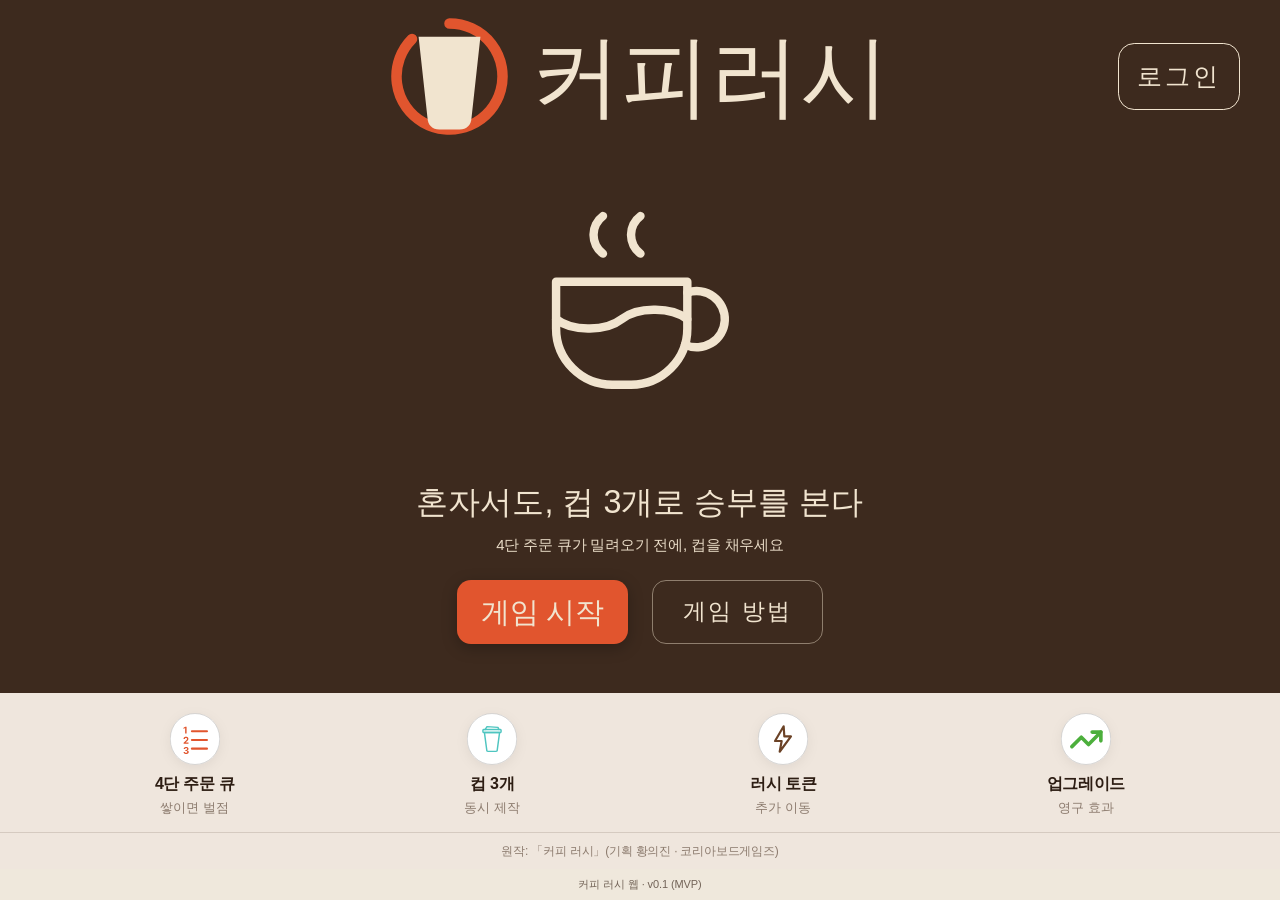
<file: page/main.html>
<!DOCTYPE html>
<html lang="ko">
<head>
    <meta charset="UTF-8">
    <meta name="viewport" content="width=device-width, initial-scale=1.0">
    <title>coffee rush</title>
    <link rel="stylesheet" href="../css/reset.css">
    <link rel="stylesheet" href="../css/main.css">
</head>
<body>
    <!-- 상단 헤더 -->
    <header>
        <div class="logo-wrap">
            <img class="logo" src="../logo/logo_main .svg" alt="logo">
            <h1>커피러시</h1>
        </div>
        
            <button type="button" class="log" id="loginTrigger">로그인</button>
           <!-- <div class="log">로그인</div> -->
        
        
    </header>

    <!-- 중앙 히어로 메인 섹션 -->
    <main class="main-content">
        <img class="cup" src="../logo/커피 아이콘.svg" alt="cup">

        <h2 class="main-title">혼자서도, 컵 3개로 승부를 본다</h2>
        <p class="sub-title">4단 주문 큐가 밀려오기 전에, 컵을 채우세요</p>

        <div class="btn-group">
            <button type="submit" class="btn-start">게임 시작</button>
            <button type="button" class="btn-rule" id="ruleTrigger">게임 방법</button>
        </div>
    </main>

    <!-- 하단 4대 메커니즘 & 원작 표기 영역 -->
    <section class="mechanism-section">
        <div class="features">
            <div class="feature-item">
                <img src="../logo/mechanism_1.svg" alt="4단 주문 큐">
                <h3>4단 주문 큐</h3>
                <p>쌓이면 벌점</p>
            </div>
            <div class="feature-item">
                <img src="../logo/mechanism_2.svg" alt="컵 3개">
                <h3>컵 3개</h3>
                <p>동시 제작</p>
            </div>
            <div class="feature-item">
                <img src="../logo/mechanism_3.svg" alt="러시 토큰">
                <h3>러시 토큰</h3>
                <p>추가 이동</p>
            </div>
            <div class="feature-item">
                <img src="../logo/mechanism_4.svg" alt="업그레이드">
                <h3>업그레이드</h3>
                <p>영구 효과</p>
            </div>
        </div>

        <div class="original-wrap">
            <p class="original-text">원작: 「커피 러시」(기획 황의진 · 코리아보드게임즈)</p>
        </div>
    </section>

    <!-- 맨 하단 커피러시 웹 정보 영역 (#EFE8DC) -->
    <footer class="bottom-footer">
        <p class="web-info">커피 러시 웹 · v0.1 (MVP)</p>
    </footer>

    <!-- 로그인 모달 -->
    <div class="login-modal-overlay" id="loginModal">
        <div class="login-modal-card">
            <img class="modal-logo" src="../logo/logo_main .svg" alt="커피 러시">
            <p class="modal-brand">커피 러시</p>
            <h2 class="modal-title">게임을 시작해 볼까요?</h2>
            <p class="modal-sub">구글 계정으로 간편하게 시작하세요</p>
            <button type="button" class="modal-btn-img-wrap" id="googleLoginBtn">
                <img class="modal-btn-img" src="../logo/Google.svg" alt="Google로 계속하기">
            </button>
            <div class="modal-divider"><span class="line"></span><span>또는</span><span class="line"></span></div>
            <button type="button" class="modal-btn-img-wrap" id="guestLoginBtn">
                <img class="modal-btn-img" src="../logo/게스트 체험 버튼.svg" alt="게스트로 체험하기">
            </button>
            <p class="modal-caption">게스트는 진행 상황 저장 없이 제한된 체험판으로 이용됩니다</p>
        </div>
    </div>

    <!-- 게임 방법 모달 -->
    <div class="rule-modal-overlay" id="ruleModal">
        <div class="rule-modal-card" role="dialog" aria-modal="true" aria-labelledby="ruleModalTitle">
            <!-- 상단: 로고 + 제목 + 페이지 번호 + 닫기 -->
            <div class="rule-top">
                <img class="rule-top-logo" src="../logo/logo_main .svg" alt="">
                <span class="rule-top-title" id="ruleModalTitle">게임 방법</span>
                <span class="rule-page-num" id="rulePageNum">1 / 5</span>
                <button type="button" class="rule-close" id="ruleClose" aria-label="닫기">✕</button>
            </div>

            <div class="rule-body">
                <!-- 1. 목표 -->
                <section class="rule-page">
                    <span class="rule-eyebrow">GOAL</span>
                    <h2 class="rule-title">주문은 많이 처리하고,<br>밀린 주문은 최소로!</h2>
                    <p class="rule-lead">재료판을 돌며 재료를 모아 컵 3개에 담고, 주문 카드와 똑같은 음료를 만들어 처리하세요. 게임이 끝났을 때 평점이 더 높은 바리스타가 이겨요.</p>
                    <div class="rule-scores">
                        <div class="rule-score"><span class="rule-pt plus">+1</span><b>처리한 주문</b><small>카드 1장당</small></div>
                        <div class="rule-score"><span class="rule-pt plus">+2</span><b>업그레이드</b><small>활성화 1개당</small></div>
                        <div class="rule-score"><span class="rule-pt minus">−1</span><b>벌점 카드</b><small>밀린 주문 1장당</small></div>
                    </div>
                    <span class="rule-badge">2인 규칙 · 나 vs AI 바리스타</span>
                </section>

                <!-- 2. 내 차례 -->
                <section class="rule-page" hidden>
                    <span class="rule-eyebrow">MY TURN</span>
                    <h2 class="rule-title">내 차례에는 이렇게 해요</h2>
                    <p class="rule-lead">나와 AI가 한 차례씩 번갈아 진행해요.</p>
                    <div class="rule-steps">
                        <div class="rule-step">
                            <div class="rule-ill">
                                <div class="rule-grid" aria-hidden="true">
                                    <i></i><i class="path"></i><i class="me"></i><i></i>
                                    <i></i><i class="path"></i><i></i><i></i>
                                    <i></i><i class="start"></i><i></i><i></i>
                                </div>
                            </div>
                            <span class="rule-step-no">STEP 1</span>
                            <b>이동 · 재료 획득</b>
                            <p>내 말 1개를 상하좌우 3칸. 1칸마다 그 칸의 재료 1개!</p>
                        </div>
                        <span class="rule-arrow" aria-hidden="true">›</span>
                        <div class="rule-step">
                            <div class="rule-ill">
                                <div class="rule-cup"><b class="espresso"></b><b class="milk"></b></div>
                                <div class="rule-cup"><b class="choco"></b></div>
                                <div class="rule-cup"></div>
                            </div>
                            <span class="rule-step-no">STEP 2</span>
                            <b>컵에 담기</b>
                            <p>재료를 컵 3개에 나눠 담아요. 남은 재료는 반납.</p>
                        </div>
                        <span class="rule-arrow" aria-hidden="true">›</span>
                        <div class="rule-step">
                            <div class="rule-ill">
                                <div class="rule-cup"><b class="espresso"></b><b class="milk"></b><b class="ice"></b></div>
                                <span class="rule-check">✓</span>
                                <span class="rule-give">AI +1</span>
                            </div>
                            <span class="rule-step-no">STEP 3</span>
                            <b>주문 처리</b>
                            <p>컵이 주문과 같으면 처리! 처리한 수만큼 AI에게 주문 추가.</p>
                        </div>
                    </div>
                    <p class="rule-tip"><b>TIP</b>&nbsp; 차례 시작 때 처리한 주문 3장으로 업그레이드를 켤 수 있어요 (4페이지)</p>
                </section>

                <!-- 3. 주문 큐 -->
                <section class="rule-page" hidden>
                    <span class="rule-eyebrow">ORDER QUEUE</span>
                    <h2 class="rule-title">주문은 매 차례 한 단씩 밀려와요</h2>
                    <div class="rule-queue">
                        <div class="rule-slot"><span class="rule-slot-label">1단 · NEW</span>
                            <div class="rule-order"><div class="rule-cup"><b class="espresso"></b><b class="water"></b></div>아메리카노</div>
                            <div class="rule-order special"><div class="rule-cup"><b class="espresso"></b><b class="milk"></b><b class="caramel"></b></div>마키아토</div>
                        </div>
                        <div class="rule-slot"><span class="rule-slot-label">2단</span>
                            <div class="rule-order"><div class="rule-cup"><b class="choco"></b><b class="milk"></b><b class="ice"></b></div>아이스 초코</div>
                        </div>
                        <div class="rule-slot"><span class="rule-slot-label">3단</span></div>
                        <div class="rule-slot warn"><span class="rule-slot-label">4단 ⚠</span>
                            <div class="rule-order"><div class="rule-cup"><b class="espresso"></b><b class="milk"></b><b class="ice"></b></div>아이스 라떼</div>
                        </div>
                        <div class="rule-penalty"><span class="rule-penalty-pt">−1</span><b>벌점</b><small>러시 토큰<br>+1</small></div>
                    </div>
                    <div class="rule-queue-flow"><span>내 차례 끝</span><i></i><span class="accent">한 단씩 →</span></div>
                    <ul class="rule-list two-col">
                        <li>4단에 있던 주문은 차례가 끝날 때 벌점 카드가 돼요</li>
                        <li>내 차례가 끝날 때마다 1단에 새 주문 1장</li>
                        <li>노란 리본 = 스페셜 메뉴, 처리하면 러시 토큰 +1</li>
                        <li>내가 처리한 수만큼 AI의 1단에도 주문 추가</li>
                    </ul>
                </section>

                <!-- 4. 러시 토큰 · 업그레이드 -->
                <section class="rule-page" hidden>
                    <span class="rule-eyebrow">BOOST</span>
                    <h2 class="rule-title">급할 땐 러시, 길게 보면 업그레이드</h2>
                    <div class="rule-two">
                        <div class="rule-box">
                            <div class="rule-box-head"><img src="../logo/mechanism_3.svg" alt=""><div><h3>러시 토큰</h3><span>추가 이동</span></div></div>
                            <dl>
                                <dt>사용</dt><dd>1개당 1칸 더 이동해요.<br>한 번에 여러 개도 OK.</dd>
                                <dt>획득</dt><dd>스페셜 메뉴를 처리하거나,<br>벌점을 받을 때 받은 장수만큼.</dd>
                            </dl>
                        </div>
                        <div class="rule-box">
                            <div class="rule-box-head"><img src="../logo/mechanism_4.svg" alt=""><div><h3>업그레이드</h3><span>영구 효과 · +2점</span></div></div>
                            <dl>
                                <dt>조건</dt><dd>차례 시작 때 처리한 주문 3장을 버리고 타일 1개를 뒤집어요.</dd>
                                <dt>효과</dt><dd><div class="rule-upgrades"><span>대각선 이동</span><span>게임 말 ×2</span><span>꼭짓점 ×2</span><span>스페셜 재료 ×2</span></div></dd>
                            </dl>
                        </div>
                    </div>
                </section>

                <!-- 5. 게임 종료 -->
                <section class="rule-page" hidden>
                    <span class="rule-eyebrow">GAME END</span>
                    <h2 class="rule-title">가게 문을 닫을 시간!</h2>
                    <div class="rule-two">
                        <div class="rule-box"><h4>이럴 때 끝나요</h4>
                            <ul class="rule-list">
                                <li>누군가 벌점 카드 5장 이상</li>
                                <li>주문 카드 더미가 부족할 때</li>
                                <li>이번 라운드를 마저 끝내고 종료</li>
                            </ul>
                        </div>
                        <div class="rule-box"><h4>동점이라면?</h4>
                            <ul class="rule-list">
                                <li>처리한 주문이 많은 쪽 승리</li>
                                <li>그래도 같으면 러시 토큰이 많은 쪽</li>
                                <li>그래도 같으면 공동 승리</li>
                            </ul>
                        </div>
                    </div>
                    <p class="rule-formula">평점 = 처리 주문 <b class="g">×1</b> + 업그레이드 <b class="g">×2</b> − 벌점 <b class="r">×1</b></p>
                </section>
            </div>

            <!-- 하단: 진행 점 + 이전/다음 -->
            <div class="rule-foot">
                <div class="rule-dots" id="ruleDots">
                    <button type="button" class="active" aria-label="1페이지"></button>
                    <button type="button" aria-label="2페이지"></button>
                    <button type="button" aria-label="3페이지"></button>
                    <button type="button" aria-label="4페이지"></button>
                    <button type="button" aria-label="5페이지"></button>
                </div>
                <span class="rule-hint">휠을 굴려보세요.</span>
                <div class="rule-nav">
                    <button type="button" class="rule-btn ghost" id="rulePrev">이전</button>
                    <button type="button" class="rule-btn primary" id="ruleNext">다음</button>
                </div>
            </div>
        </div>
    </div>

    <script src="../js/main.js"></script>
</body>
</html>
</file>
<file: css/main.css>
:root 
{--font: -apple-system, BlinkMacSystemFont, 'Malgun Gothic', 'Apple SD Gothic Neo', 'Noto Sans KR', sans-serif;   /* 기본(시스템) 글꼴: 윈도우는 맑은 고딕, 맥은 애플 SD 고딕 */
 --main: #3D2A1E;
--base: #F1E4CF;
--btn-orange: #E1552E;
    
/* 하단 메커니즘 & 원작 영역 배경색 */
--mechanism-bg: #EFE6DD;

/* 맨 하단 커피러시 웹 MVP 영역 배경색 */
--web-footer-bg: #EFE8DC;
--dark-text: #2D1D13;
--sub-text: #8C7B6E;
--footer-text: #736458;
--divider: rgba(61, 42, 30, 0.15);}

body 
{width: 100%;
 min-height: 100vh;
 display: flex;
 flex-direction: column;
 background-color: var(--main);
 font-family: var(--font);
 color: var(--base);
 margin: 0;
 padding: 0;}

/* ===== 상단 헤더 ===== */
header 
{width: 100%; height: 240px;
 background: var(--main);
 color: var(--base);
 display: flex;
 justify-content: center;
 align-items: center;
 position: relative;
 box-sizing: border-box;}

.logo-wrap
{display: flex;
 justify-content: center;
 align-items: center;
 gap: 36px;
 height: 100%;}



h1 
{font-family: 'Grandiflora One', serif;
 font-size: 142px;
 text-align: center;
 font-weight: 400;
 color: var(--base);
 line-height: 1;
 letter-spacing: -0.5px;}



/* 로그인 텍스트: border 안 상하좌우 완벽한 가운데 정렬 */
/* 로그인하면 .on → 닉네임 길이에 맞춰 너비가 바뀜 (main.js) */
.log 
{width: 168px; height: 90px;
 align-items: center;
 text-align: center;
 padding: 0 22px;
 font-size: 30px;
 font-family: var(--font);
 letter-spacing: 3px;
 white-space: nowrap;
 color: var(--base);
 border: var(--base) solid 1.5px;
 border-radius: 20px;
 cursor: pointer;
 line-height: 1;
 background-color: transparent;
 user-select: none;
 transition: all 0.2s ease;
 position: absolute;
 right: 40px;}

.log.on
{width: auto;
 letter-spacing: 1px;}


button:hover 
{background-color: rgba(241, 228, 207, 0.12);}

/* =====중앙 메인 히어로 섹션: width 100%===== */
.main-content 
{width: 100%;
 flex: 1;
 display: flex;
 flex-direction: column;
 align-items: center;
 justify-content: center;
 padding: 40px 20px 60px;
 text-align: center;
 box-sizing: border-box;}

/* 커피 아이콘: SVG 원본 사이즈(374x374), padding 없음 */
.cup 
{width: 374px;
 height: 374px;
 padding: 0;
 margin: 0 auto 30px;
 object-fit: contain;}

.main-title 
{font-family: var(--font);
 font-size: 34px;
 font-weight: 500;   /* 굵게 하면 뚱뚱해 보여서 보통 두께 */
 color: var(--base);
 letter-spacing: 0;
 margin-bottom: 12px;}

.sub-title 
{font-family: var(--font);
 font-size: 15px;
 font-weight: 400;
 color: var(--base);
 opacity: 0.95;
 margin-bottom: 40px;
 letter-spacing: -0.2px;}

.btn-group 
{display: flex;
 gap: 24px;
 justify-content: center;
 align-items: center;}

.btn-start, .btn-rule 
{width: 195px;
 height: 72px;
 border-radius: 14px;
 cursor: pointer;
 display: inline-flex;
 align-items: center;
 justify-content: center;
 transition: all 0.25s ease;
 line-height: 1;
 user-select: none;
 box-sizing: border-box;}

/* 게임 시작: 커피러시 로고 글꼴 */
.btn-start 
{font-family: 'Grandiflora One', serif;
 font-size: 32px;
 font-weight: 400;
 background-color: var(--btn-orange);
 color: var(--base);
 border: none;
 box-shadow: 0 4px 15px rgba(0, 0, 0, 0.25);}

.btn-start:hover 
{background-color: #cb4720;
 transform: translateY(-2px);
 box-shadow: 0 6px 20px rgba(0, 0, 0, 0.35);}

/* 게임 방법: 기본 글꼴 */
.btn-rule 
{font-family: var(--font);
 font-size: 26px;
 font-weight: 500;
 letter-spacing: 2px;
 background-color: transparent;
 color: var(--base);
 border: 1.5px solid rgba(241, 228, 207, 0.45);}

.btn-rule:hover 
{background-color: rgba(241, 228, 207, 0.1);
 border-color: var(--base);
 transform: translateY(-2px);}

/* 튜토리얼 아래 작은 글씨: 규칙 자세히 보기 (게임 방법 모달) */
.rule-link
{margin-top: 14px;
 padding: 0;
 border: none;
 background: none;
 color: var(--base);
 opacity: 0.7;
 font-family: var(--font);
 font-size: 15px;
 text-decoration: underline;
 text-underline-offset: 3px;
 cursor: pointer;}

.rule-link:hover
{opacity: 1;
 background: none;}

/* =====하단 메커니즘 & 원작 영역: width 100%===== */
.mechanism-section 
{width: 100%;
 background-color: var(--mechanism-bg);
 padding: 70px 0 0;
 margin-top: auto;
 display: flex;
 flex-direction: column;
 align-items: center;
 box-sizing: border-box;}

/* 4대 메커니즘 카드: 100% 화면에서 시원하게 퍼지도록 배치 */
.features {
    width: 100%;
    max-width: 1400px;
    padding: 0 40px;
    display: flex;
    justify-content: space-around;
    align-items: flex-start;
    margin-bottom: 55px;
    box-sizing: border-box;}

.feature-item 
{display: flex;
 flex-direction: column;
 align-items: center;
 text-align: center;
 cursor: default;}

/* 메커니즘 아이콘: 원본 사이즈(69x71), padding 없음 */
.feature-item img 
{width: 69px;
 height: 71px;
 padding: 0;
 margin: 0 0 16px 0;
 filter: drop-shadow(0 3px 6px rgba(0, 0, 0, 0.06));}

.feature-item h3 
{font-family: var(--font);
 font-size: 16px;
 font-weight: 700;
 color: var(--dark-text);
 margin-bottom: 6px;
 letter-spacing: -0.3px;}

.feature-item p 
{font-family: var(--font);
 font-size: 13px;
 color: var(--sub-text);
 font-weight: 400;}

/* 중간 구분선: width 100% 전체로 확장 */
.original-wrap 
{width: 100%;
 border-top: 1px solid var(--divider);
 padding: 18px 20px;
 text-align: center;
 box-sizing: border-box;}

.original-text 
{font-family: var(--font);
 font-size: 12px;
 color: var(--sub-text);
 letter-spacing: -0.2px;}

/* =====맨 하단 커피러시 웹 MVP 영역: width 100%, #EFE8DC
   ===== */
.bottom-footer 
{width: 100%;
 background-color: var(--web-footer-bg);
 padding: 16px 20px;
 text-align: center;
 box-sizing: border-box;}

.bottom-footer .web-info 
{font-family: var(--font);
 font-size: 11px;
 color: var(--footer-text);
 letter-spacing: -0.1px;
 margin: 0;}

/* =====반응형 미디어 쿼리 (화면 축소 대응)===== */
@media (max-width: 1024px) {
    .features {
        padding: 0 20px;
    }
}

@media (max-width: 768px) {
    header {
        height: auto;
        padding: 20px 20px 10px;
        flex-direction: column;
        gap: 15px;
    }
    .logo-wrap {
        gap: 12px;
    }
    h1 {
        font-size: 38px;
    }
    .log {
        font-size: 16px;
        height: 38px;
        padding: 0 16px;
    }
    .logo {
        width: 220px;
        height: 220px;
        margin-bottom: 20px;
    }
    .main-title {
        font-size: 24px;
    }
    .sub-title {
        font-size: 14px;
        margin-bottom: 30px;
    }
    .btn-group {
        flex-direction: column;
        gap: 14px;
        width: 100%;
    }
    .btn-start,
    .btn-rule {
        width: 80%;
        max-width: 280px;
        height: 58px;
        font-size: 24px;
    }
    .features {
        flex-wrap: wrap;
        gap: 30px;
        justify-content: center;
    }
    .feature-item {
        width: 40%;
    }
}

/* =====로그인 모달===== */
.login-modal-overlay
{display: none;
 position: fixed;
 inset: 0;
 background: rgba(0, 0, 0, 0.5);
 align-items: center;
 justify-content: center;
 z-index: 1000;
 padding: 27px;
 box-sizing: border-box;}

.login-modal-overlay.active
{display: flex;}

.login-modal-card
{width: 508px;
 max-width: 100%;
 background: #FFFFFF;
 border-radius: 32.5px;
 padding: 48.5px 35px 38px;
 box-shadow: 0 27px 67.5px rgba(0, 0, 0, 0.25);
 text-align: center;
 box-sizing: border-box;}

.modal-logo
{width: 97px;
 height: 97px;
 margin: 0 auto 19px;
 display: block;}

.modal-brand
{font-family: var(--font);
 font-size: 19px;
 font-weight: 700;
 color: var(--main);
 letter-spacing: 1px;
 margin: 0 0 13.5px;}

.modal-title
{font-family: var(--font);
 font-size: 28.5px;
 font-weight: 800;
 color: var(--dark-text);
 margin: 0 0 11px;
 letter-spacing: -0.3px;}

.modal-sub
{font-family: var(--font);
 font-size: 17.5px;
 color: var(--sub-text);
 margin: 0 0 32.5px;}

.modal-btn-img-wrap
{display: block;
 width: 100%;
 padding: 0;
 border: none;
 background: none;
 cursor: pointer;
 line-height: 0;
 border-radius: 19px;
 transition: transform 0.2s ease, box-shadow 0.2s ease;}

.modal-btn-img-wrap:hover
{transform: translateY(-2px);
 background: none;
 box-shadow: 0 5.5px 13.5px rgba(61, 42, 30, 0.15);}

/* 호버 그림자가 SVG 버튼의 둥근 모서리를 따라가도록 radius 맞춤
   (SVG rx x 렌더 배율: Google 13x438/271=21, 게스트 12x438/276=19) */
#googleLoginBtn { border-radius: 21px; }
#guestLoginBtn  { border-radius: 19px; }

.modal-btn-img
{width: 100%;
 height: auto;
 display: block;}

/* "로그인 중…": 평소엔 숨김 → 로그인하는 동안(<body class="logging">) 보임 · 구글 버튼은 흐리게 (main.js) */
.g-wait
{display: none;
 margin: 10px 0 0;
 font-family: var(--font);
 font-size: 15px;
 color: var(--sub-text);
 text-align: center;}

.logging .g-wait
{display: block;}

.logging #googleLoginBtn
{opacity: 0.5;
 pointer-events: none;}

.modal-divider
{display: flex;
 align-items: center;
 gap: 16px;
 margin: 19px 0;}

.modal-divider .line
{flex: 1;
 height: 1px;
 background: var(--divider);}

.modal-divider span:not(.line)
{font-family: var(--font);
 font-size: 16px;
 color: var(--sub-text);}

.modal-caption
{font-family: var(--font);
 font-size: 15px;
 color: var(--sub-text);
 margin: 21.5px 0 0;
 line-height: 1.5;}

/* =====게임 방법 모달===== */
.rule-modal-overlay
{display: none;
 position: fixed;
 inset: 0;
 background: rgba(0, 0, 0, 0.5);
 align-items: center;
 justify-content: center;
 z-index: 1000;
 padding: 25px;
 box-sizing: border-box;}

.rule-modal-overlay.active
{display: flex;}

.rule-modal-card
{width: 750px;
 max-width: 100%;
 height: 720px;   /* 2·3페이지가 스크롤 없이 들어가도록 700 → 720 */
 max-height: calc(100vh - 50px);
 background: #FFFFFF;
 border-radius: 30px;
 box-shadow: 0 25px 62.5px rgba(0, 0, 0, 0.25);
 display: flex;
 flex-direction: column;
 color: var(--dark-text);
 font-family: var(--font);
 word-break: keep-all;   /* 한글을 낱말 단위로 줄바꿈 → 읽기 쉽게 */
 overflow: hidden;}

/* 모달 안 버튼은 전역 button:hover 배경을 쓰지 않음 */
.rule-modal-card button
{font-family: var(--font);
 cursor: pointer;}

/* 상단 */
.rule-top
{display: flex;
 align-items: center;
 gap: 12.5px;
 padding: 27.5px 32.5px 0;}

.rule-top-logo
{width: 32.5px;
 height: 32.5px;}

.rule-top-title
{font-size: 17.5px;
 font-weight: 700;
 color: var(--main);
 letter-spacing: 1px;}

.rule-page-num
{margin-left: auto;
 font-size: 15px;
 font-weight: 500;
 color: var(--sub-text);}

.rule-close
{width: 40px;
 height: 40px;
 margin-left: 12.5px;
 border: none;
 border-radius: 50%;
 background: var(--mechanism-bg);
 color: var(--sub-text);
 font-size: 20px;
 line-height: 1;
 transition: background-color 0.2s ease;}

.rule-close:hover
{background: #E3DAD0;}

/* 본문 */
.rule-body
{flex: 1;
 padding: 27.5px 50px 0;
 overflow-y: auto;
 scrollbar-width: none;}   /* 스크롤바는 보이지 않게 (아주 작은 화면에서는 휠로 내릴 수 있음) */

.rule-body::-webkit-scrollbar
{display: none;}

.rule-page
{display: flex;
 flex-direction: column;}

.rule-page[hidden]
{display: none;}

.rule-eyebrow
{font-size: 15px;
 font-weight: 800;
 color: var(--btn-orange);
 letter-spacing: 2px;}

.rule-title
{font-size: 31px;
 font-weight: 800;
 letter-spacing: -0.2px;
 line-height: 1.35;
 margin: 10px 0;
 color: var(--dark-text);}

.rule-lead
{font-size: 17.5px;
 color: var(--sub-text);
 line-height: 1.65;}

.rule-list
{list-style: none;
 padding: 0;}

.rule-list li
{display: flex;
 gap: 10px;
 font-size: 16px;
 color: #5A4A3F;
 line-height: 1.55;
 margin-bottom: 10px;}

.rule-list li::before
{content: '';
 flex: none;
 width: 6px;
 height: 6px;
 margin-top: 10px;
 border-radius: 50%;
 background: var(--btn-orange);}

.rule-list.two-col
{display: grid;
 grid-template-columns: 1fr 1fr;
 gap: 0 22.5px;
 margin-top: 17.5px;}

.rule-list.two-col li
{font-size: 15.5px;
 line-height: 1.5;
 margin-bottom: 10px;}

.rule-list.two-col li::before
{margin-top: 9px;}

/* 1. 목표 */
.rule-scores
{display: grid;
 grid-template-columns: repeat(3, 1fr);
 gap: 15px;
 margin-top: 32.5px;}

.rule-score
{display: flex;
 flex-direction: column;
 padding: 25px 22.5px;
 border: 1px solid var(--divider);
 border-radius: 20px;
 background: #FBF8F3;}

.rule-pt
{font-family: var(--font);
 font-size: 57.5px;
 font-weight: 800;
 line-height: 1;}

.rule-pt.plus  {color: #4CAF3C;}
.rule-pt.minus {color: var(--btn-orange);}

.rule-score b
{font-size: 19px;
 margin-top: 15px;}

.rule-score small
{font-size: 15px;
 color: var(--sub-text);}

.rule-badge
{align-self: flex-start;
 margin-top: 27.5px;
 padding: 9px 15px;
 border-radius: 124px;
 background: var(--mechanism-bg);
 color: var(--main);
 font-size: 15px;
 font-weight: 700;}

/* 2. 내 차례 */
.rule-steps
{display: grid;
 grid-template-columns: minmax(0, 1fr) 22.5px minmax(0, 1fr) 22.5px minmax(0, 1fr);   /* STEP 3칸을 같은 너비로 */
 margin-top: 18px;}

.rule-arrow
{display: flex;
 align-items: center;
 justify-content: center;
 color: #C9BBAE;
 font-weight: 800;}

.rule-step
{display: flex;
 flex-direction: column;
 padding: 17.5px;
 border: 1px solid var(--divider);
 border-radius: 20px;}

.rule-ill
{height: 86px;
 border-radius: 15px;
 background: var(--mechanism-bg);
 display: flex;
 align-items: center;
 justify-content: center;
 gap: 7.5px;}

.rule-step-no
{margin-top: 15px;
 font-size: 14px;
 font-weight: 800;
 color: var(--btn-orange);}

.rule-step b
{font-size: 19px;
 margin: 4px 0 6px;}

.rule-step p
{font-size: 15px;
 color: var(--sub-text);
 line-height: 1.6;
 word-break: keep-all;}   /* 낱말 중간에서 줄이 안 바뀌게 */

.rule-grid
{display: grid;
 grid-template-columns: repeat(4, 19px);
 gap: 5px;}

.rule-grid i
{width: 19px;
 height: 19px;
 border-radius: 5px;
 background: #FFFFFF;
 border: 1px solid var(--divider);}

.rule-grid .path  {background: #F5C9B9; border-color: #F5C9B9;}
.rule-grid .me    {background: var(--btn-orange); border-color: var(--btn-orange); border-radius: 50%;}
.rule-grid .start {border: 2px solid var(--btn-orange); border-radius: 50%;}

.rule-check
{width: 27.5px;
 height: 27.5px;
 border-radius: 50%;
 background: #4CAF3C;
 color: #FFFFFF;
 font-size: 16px;
 font-weight: 800;
 display: flex;
 align-items: center;
 justify-content: center;}

.rule-give
{white-space: nowrap;
 padding: 4px 6px;
 border-radius: 7.5px;
 background: var(--main);
 color: #FFFFFF;
 font-size: 12.5px;
 font-weight: 800;}

.rule-tip
{margin-top: 15px;
 padding: 12.5px 17.5px;
 border: 1px dashed #D9CEC2;
 border-radius: 15px;
 background: #FBF8F3;
 font-size: 15.5px;
 color: #6B5C51;}

.rule-tip b
{color: var(--btn-orange);}

/* 3. 주문 큐 */
.rule-queue
{display: grid;
 grid-template-columns: repeat(4, minmax(0, 1fr)) 105px;
 gap: 9px;
 margin-top: 27.5px;}

.rule-slot
{height: 187.5px;
 padding: 12.5px 10px;
 border: 1.5px dashed rgba(61, 42, 30, 0.22);
 border-radius: 15px;
 background: #FBF8F3;
 display: flex;
 flex-direction: column;
 gap: 7.5px;}

.rule-slot-label
{font-size: 14px;
 font-weight: 800;
 color: var(--sub-text);}

.rule-slot.warn
{border-color: rgba(225, 85, 46, 0.55);
 background: #FDF1EC;}

.rule-slot.warn .rule-slot-label
{color: var(--btn-orange);}

.rule-order
{display: flex;
 flex-direction: column;
 align-items: flex-start;
 gap: 5px;
 padding: 8px 9px;
 border: 1px solid var(--divider);
 border-radius: 11px;
 background: #FFFFFF;
 font-size: 13.5px;
 font-weight: 700;
 line-height: 1.3;
 word-break: keep-all;   /* 이름이 길면 낱말 단위로 줄바꿈 → 상자가 글자에 맞춰 커짐 */}

/* 주문 카드 안 재료 아이콘 줄 */
.rule-mini
{display: flex;
 gap: 3px;}

.rule-mini img
{width: 18px;
 height: 18px;
 object-fit: contain;}

/* 스페셜 메뉴: 노란 리본 */
.rule-order.special
{border-color: #F2CF5B;
 box-shadow: inset 4px 0 0 #F2CF5B;}

.rule-penalty
{border-radius: 15px;
 background: var(--btn-orange);
 color: #FFFFFF;
 display: flex;
 flex-direction: column;
 align-items: center;
 justify-content: center;
 gap: 5px;
 text-align: center;}

.rule-penalty-pt
{font-family: var(--font);
 font-size: 45px;
 font-weight: 800;
 line-height: 1;}

.rule-penalty b
{font-size: 16px;}

.rule-penalty small
{font-size: 13px;
 line-height: 1.4;
 opacity: 0.9;}

.rule-queue-flow
{display: flex;
 align-items: center;
 gap: 12.5px;
 margin-top: 10px;
 font-size: 14.5px;
 color: var(--sub-text);}

.rule-queue-flow i
{flex: 1;
 height: 2px;
 background: linear-gradient(90deg, rgba(61, 42, 30, 0.12), var(--btn-orange));}

.rule-queue-flow .accent
{color: var(--btn-orange);
 font-weight: 800;}

/* 4·5. 2열 박스 */
.rule-two
{display: grid;
 grid-template-columns: 1fr 1fr;
 gap: 15px;
 margin-top: 27.5px;}

.rule-box
{padding: 25px;
 border: 1px solid var(--divider);
 border-radius: 20px;}

.rule-box h4
{font-size: 19px;
 font-weight: 800;
 margin-bottom: 15px;}

.rule-box-head
{display: flex;
 align-items: center;
 gap: 15px;}

.rule-box-head img
{width: 55px;
 height: 57.5px;}

.rule-box-head h3
{font-size: 21px;
 font-weight: 800;}

.rule-box-head span
{font-size: 14px;
 font-weight: 700;
 color: var(--sub-text);}

.rule-box dl
{display: flex;
 flex-direction: column;
 gap: 12.5px;
 margin-top: 20px;}

.rule-box dt
{font-size: 14px;
 font-weight: 800;
 color: var(--btn-orange);
 letter-spacing: 1px;}

.rule-box dd
{margin: 2px 0 0;
 font-size: 16px;
 color: #5A4A3F;
 line-height: 1.55;}

.rule-upgrades
{display: grid;
 grid-template-columns: 1fr 1fr;
 gap: 7.5px;
 margin-top: 5px;}

.rule-upgrades span
{padding: 7.5px 10px;
 border-radius: 10px;
 background: var(--mechanism-bg);
 color: var(--main);
 font-size: 14.5px;
 font-weight: 700;
 text-align: center;}

.rule-formula
{margin-top: 17.5px;
 padding: 20px 25px;
 border-radius: 17.5px;
 background: var(--main);
 color: var(--base);
 font-size: 17.5px;
 text-align: center;}

.rule-formula b
{font-size: 21px;
 font-weight: 800;
 margin: 0 5px;}

.rule-formula .g {color: #9BDB8F;}
.rule-formula .r {color: #FF9C7E;}

/* 하단 */
.rule-foot
{display: flex;
 align-items: center;
 height: 105px;
 padding: 0 32.5px 30px;
 flex: none;}

.rule-dots
{display: flex;
 gap: 9px;}

.rule-dots button
{width: 10px;
 height: 10px;
 padding: 0;
 border: none;
 border-radius: 124px;
 background: #E3DAD0;
 transition: width 0.25s ease, background-color 0.25s ease;}

.rule-dots button:hover
{background: #CFC2B4;}

.rule-dots button.active
{width: 27.5px;
 background: var(--btn-orange);}

.rule-nav
{display: flex;
 gap: 12.5px;
 margin-left: auto;}

.rule-btn
{height: 57.5px;
 padding: 0 27.5px;
 border-radius: 15px;
 font-size: 19px;
 font-weight: 700;
 transition: background-color 0.2s ease, border-color 0.2s ease, opacity 0.2s ease;}

.rule-btn.ghost
{border: 1.5px solid #E5E0D8;
 background: #FFFFFF;
 color: #6B5C51;
 font-weight: 500;}

.rule-btn.ghost:hover
{border-color: #CFC2B4;
 background: #FBF8F3;}

.rule-btn.ghost:disabled
{opacity: 0.4;
 cursor: default;}

.rule-btn.ghost:disabled:hover
{border-color: #E5E0D8;
 background: #FFFFFF;}

.rule-btn.primary
{border: none;
 background: var(--btn-orange);
 color: #FFFFFF;}



.rule-btn.primary:hover
{background-color: #CB4720;}


/* 페이지 전환 애니메이션 (휠·버튼 공통) */
.rule-page.enter-next
{animation: ruleEnterNext 0.32s ease;}

.rule-page.enter-prev
{animation: ruleEnterPrev 0.32s ease;}

@keyframes ruleEnterNext
{from {opacity: 0; transform: translateY(28px);}
 to   {opacity: 1; transform: translateY(0);}}

@keyframes ruleEnterPrev
{from {opacity: 0; transform: translateY(-28px);}
 to   {opacity: 1; transform: translateY(0);}}

@media (prefers-reduced-motion: reduce) {
    .rule-page.enter-next,
    .rule-page.enter-prev {
        animation: none;
    }
}

/* 휠 안내 문구 */
.rule-hint
{margin-left: 16px;
 font-size: 12.5px;
 color: #B3A598;}

/* 작은 화면: 2열 → 1열, 높이 자동 */
@media (max-width: 800px) {
    .rule-modal-card {
        height: auto;
    }
    .rule-body {
        padding: 18px 22px 0;
    }
    .rule-title {
        font-size: 21px;
    }
    .rule-steps {
        grid-template-columns: 1fr;
        gap: 10px;
    }
    .rule-arrow {
        display: none;
    }
    .rule-queue {
        grid-template-columns: repeat(2, minmax(0, 1fr));
    }
    .rule-slot {
        height: auto;
        min-height: 90px;
    }
    .rule-penalty {
        grid-column: 1 / -1;
        flex-direction: row;
        gap: 10px;
        padding: 10px;
    }
    .rule-penalty-pt {
        font-size: 26px;
    }
    .rule-penalty small br {
        display: none;
    }
    .rule-list.two-col,
    .rule-two {
        grid-template-columns: 1fr;
    }
    .rule-foot {
        padding: 16px 22px 20px;
        height: auto;
    }
    .rule-hint {
        display: none;
    }
}

/* =====PC · 노트북: 메인 화면 전체가 스크롤 없이 한 화면에 들어가게=====
   vh = 화면 세로 길이의 1% → 화면이 작으면 로고 · 컵 · 버튼도 같이 작아짐
   min(원래 크기, 화면에 맞춘 크기) 중 작은 쪽을 씀 */
@media (min-width: 769px) {
    body { height: 100vh; }
    header { height: min(240px, 17vh); flex: none; }
    .logo-wrap { gap: min(36px, 2.6vh); }
    .logo { width: min(200px, 13vh); height: min(200px, 13vh); }
    h1 { font-size: min(142px, 10vh); }
    .log { width: auto; height: min(90px, 7.5vh); padding: 0 min(22px, 2vh); font-size: min(30px, 2.8vh); border-radius: min(20px, 1.8vh); }

    .main-content { flex: 1; min-height: 0; padding: 1vh 20px 2.5vh; }
    .cup { width: min(374px, 25vh); height: min(374px, 25vh); margin-bottom: 7.2vh; }
    .main-title { font-size: min(34px, 3.6vh); margin-bottom: 0.8vh; }
    .sub-title { font-size: min(15px, 1.9vh); margin-bottom: 2.6vh; }
    .btn-start, .btn-rule { width: min(195px, 19vh); height: min(72px, 7.2vh); }
    .btn-start { font-size: min(32px, 3.2vh); }
    .btn-rule { font-size: min(26px, 2.6vh); }

    .mechanism-section { flex: none; padding-top: 2.2vh; }
    .features { margin-bottom: 1.6vh; }
    .feature-item img { width: min(69px, 5.6vh); height: min(71px, 5.8vh); margin-bottom: 0.8vh; }
    .feature-item h3 { font-size: min(16px, 1.9vh); margin-bottom: 2px; }
    .feature-item p { font-size: min(13px, 1.6vh); }
    .original-wrap { padding: 1vh 20px; }
    .bottom-footer { flex: none; padding: 0.8vh 20px; }
}

/* =========================================
   좋아요 · 싫어요 손 아이콘 (게임 방법 1쪽 · logo/아이콘/like · dislike)
   ========================================= */
.hand
{display: inline-block;
 width: 1.1em;
 height: 1.1em;
 margin-right: 4px;
 vertical-align: -0.15em;}

/* =========================================
   OPEN 팻말 버튼 (게임 시작)
   - 안쪽 점선 테두리 = 카페 문에 거는 팻말
   - 마우스를 올리면 살짝 흔들림
   ========================================= */
.open
{position: relative;
 display: inline-flex;
 align-items: center;
 justify-content: center;
 font-family: "Grandiflora One", serif;
 font-weight: 400;
 transform-origin: top center;}

.open::after
{content: "";
 position: absolute;
 inset: 5px;
 border: 1.5px dashed rgba(255, 255, 255, 0.55);
 border-radius: 10px;
 pointer-events: none;}

.open:hover:not(:disabled)
{animation: swing 0.6s ease;}

@keyframes swing
{0%   { rotate: 0deg; }
 30%  { rotate: -3deg; }
 60%  { rotate: 2deg; }
 100% { rotate: 0deg; }}

/* 5쪽: 앞 줄에 이어지는 문장은 점 없이 (자리만 맞춤) */
.rule-list li.next::before
{visibility: hidden;}

/* 2쪽 그림의 컵: 게임 화면 컵과 같은 모양 */
.rule-ill .glass
{position: relative;
 width: 50px;
 height: 42px;
 flex: none;}

.rule-ill .glass > img
{position: absolute;
 inset: 0;
 width: 100%;
 height: 100%;}

/* 컵 안 재료: 바닥부터 쌓임 */
.rule-ill .fill
{position: absolute;
 left: 12%;
 right: 24%;
 top: 18%;
 bottom: 16%;
 display: flex;
 flex-wrap: wrap-reverse;
 justify-content: center;
 align-content: flex-start;
 gap: 1px;}

.rule-ill .fill img
{width: 12px;
 height: 12px;
 object-fit: contain;}


/* =========================================================
   태블릿 (가로 601 ~ 1024px)
   - 로고 · 로그인 버튼을 한 줄로 (로그인 버튼이 글자와 겹치지 않게)
   - 메인을 한 화면에
   ========================================================= */
@media (min-width: 601px) and (max-width: 1024px) {
    body { height: 100dvh; min-height: 0; overflow: hidden; }

    header { height: auto; flex: none; flex-direction: row; justify-content: space-between; gap: 0; padding: 20px 32px; }
    .logo-wrap { gap: 14px; height: auto; }
    .logo { width: 60px; height: 60px; margin: 0; }
    h1 { font-size: 46px; }
    .log { position: static; width: auto; height: 44px; padding: 0 18px; font-size: 16px; letter-spacing: 2px; border-radius: 12px; }

    .main-content { flex: 1; min-height: 0; padding: 2dvh 24px; }
    .cup { width: min(42vw, 28dvh); height: min(42vw, 28dvh); margin-bottom: 4dvh; }
    .main-title { font-size: 26px; }
    .sub-title { font-size: 15px; margin-bottom: 4dvh; }
    .btn-group { flex-direction: row; gap: 16px; }
    .btn-start, .btn-rule { width: 190px; max-width: none; height: 64px; }
    .btn-start { font-size: 30px; }
    .btn-rule { font-size: 22px; }

    .mechanism-section { flex: none; padding-top: 18px; }
    .features { flex-wrap: nowrap; gap: 0; margin-bottom: 12px; }
    .feature-item { width: 25%; }
    .feature-item img { width: 48px; height: 48px; margin-bottom: 6px; }
    .original-wrap { padding: 8px 20px; }
    .bottom-footer { flex: none; padding: 6px 20px; }
}


/* 가로 601 ~ 800px: 게임 방법 2쪽의 화살표가 숨겨지므로 STEP 3칸으로만 나눔 */
@media (min-width: 601px) and (max-width: 800px) {
    .rule-steps { grid-template-columns: repeat(3, minmax(0, 1fr)); gap: 10px; }
    .rule-body { padding-top: 6px; }
}


/* =========================================================
   휴대폰 (가로 600px 이하 · 세로 화면)
   - 메인: 한 화면에 (로고 줄 → 컵 · 제목 · 버튼 → 메커니즘 4개 → 원작 표기)
   - 게임 방법 모달: 화면 가득 · 내용이 길면 손가락으로 위아래로 밀기
   dvh = 휴대폰 주소창을 뺀 실제 화면 높이의 1%
   ========================================================= */
@media (max-width: 600px) {
    /* ----- 메인 ----- */
    body { height: 100dvh; min-height: 0; overflow: hidden; }

    header { height: auto; flex: none; flex-direction: row; justify-content: space-between; gap: 0; padding: 14px 16px; }
    .logo-wrap { gap: 10px; height: auto; }
    .logo { width: 40px; height: 40px; margin: 0; }
    h1 { font-size: 30px; }
    .log { position: static; width: auto; height: 36px; padding: 0 14px; font-size: 14px; letter-spacing: 1px; border-radius: 10px; }

    .main-content { flex: 1; min-height: 0; padding: 2dvh 16px; }
    .cup { width: min(48vw, 24dvh); height: min(48vw, 24dvh); margin-bottom: 3dvh; }
    .main-title { font-size: 20px; margin-bottom: 6px; }
    .sub-title { font-size: 13px; margin-bottom: 3dvh; }
    .btn-group { flex-direction: row; gap: 10px; width: 100%; }
    .btn-start, .btn-rule { width: auto; flex: 1; max-width: 170px; height: 54px; }
    .btn-start { font-size: 26px; }
    .btn-rule { font-size: 18px; letter-spacing: 1px; }

    .mechanism-section { flex: none; padding-top: 12px; }
    .features { flex-wrap: nowrap; gap: 0; padding: 0 8px; margin-bottom: 8px; }
    .feature-item { width: 25%; }
    .feature-item img { width: 32px; height: 32px; margin-bottom: 4px; }
    .feature-item h3 { font-size: 12px; margin-bottom: 1px; }
    .feature-item p { font-size: 10.5px; }
    .original-wrap { padding: 6px 12px; }
    .original-text { font-size: 10px; }
    .bottom-footer { flex: none; padding: 4px 12px; }
    .web-info { font-size: 10px; }

    /* ----- 게임 방법 모달: 화면 가득 ----- */
    .rule-modal-overlay { padding: 10px; }
    .rule-modal-card { height: calc(100dvh - 20px); max-height: none; border-radius: 22px; }
    .rule-top { padding: 16px 18px 0; }
    .rule-body { padding: 14px 18px 0; }
    .rule-eyebrow { font-size: 12px; }
    .rule-title { font-size: 20px; }
    .rule-lead { font-size: 14px; }
    .rule-foot { padding: 12px 18px 16px; }
    .rule-btn { height: 46px; padding: 0 20px; font-size: 16px; }

    /* 1쪽: 점수 3개를 가로 한 줄씩 (숫자 왼쪽 · 설명 오른쪽) */
    .rule-scores { grid-template-columns: 1fr; gap: 8px; margin-top: 18px; }
    .rule-score { display: grid; grid-template-columns: 52px 1fr; align-items: center; column-gap: 12px; padding: 12px 16px; border-radius: 14px; }
    .rule-pt { grid-row: span 2; font-size: 40px; }
    .rule-score b { margin-top: 0; font-size: 16px; }
    .rule-score small { font-size: 13px; }
    .rule-badge { margin-top: 16px; font-size: 13px; }

    /* 2쪽: STEP을 위아래로 (그림 왼쪽 · 글 오른쪽) */
    .rule-steps { grid-template-columns: 1fr; gap: 8px; margin-top: 14px; }
    .rule-arrow { display: none; }
    .rule-step { display: grid; grid-template-columns: 128px 1fr; column-gap: 12px; padding: 10px; border-radius: 14px; }
    .rule-ill { grid-row: span 3; height: auto; min-height: 84px; }
    .rule-step-no { margin-top: 0; font-size: 12px; }
    .rule-step b { margin: 2px 0 2px; font-size: 16px; }
    .rule-step p { font-size: 13px; line-height: 1.5; }
    .rule-ill { gap: 4px; }
    .rule-ill .glass { width: 36px; height: 30px; }
    .rule-ill .fill img { width: 9px; height: 9px; }
    .rule-check { width: 22px; height: 22px; font-size: 13px; }
    .rule-give { padding: 3px 5px; font-size: 11px; }
    .rule-tip { font-size: 13px; }

    /* 3쪽: 주문 1~4단 2칸씩 */
    .rule-queue { grid-template-columns: repeat(2, minmax(0, 1fr)); gap: 6px; margin-top: 14px; }
    .rule-slot { height: auto; min-height: 76px; padding: 8px; }
    .rule-penalty { grid-column: 1 / -1; flex-direction: row; gap: 10px; padding: 8px; }
    .rule-penalty-pt { font-size: 24px; }
    .rule-penalty small br { display: none; }
    .rule-list.two-col, .rule-two { grid-template-columns: 1fr; }
    .rule-list li, .rule-list.two-col li { font-size: 14px; margin-bottom: 6px; }
    .rule-list li::before { margin-top: 8px; }

    /* 4 · 5쪽 */
    .rule-two { gap: 8px; margin-top: 14px; }
    .rule-box { padding: 12px 14px; border-radius: 14px; }
    .rule-box h4 { font-size: 16px; margin-bottom: 8px; }
    .rule-box-head { gap: 10px; }
    .rule-box-head img { width: 34px; height: 36px; }
    .rule-box-head h3 { font-size: 16px; }
    .rule-box-head span { font-size: 12px; }
    .rule-box dl { gap: 6px; margin-top: 10px; }
    .rule-box dt { font-size: 12px; }
    .rule-box dd { font-size: 13px; line-height: 1.5; }
    .rule-upgrades { grid-template-columns: repeat(4, 1fr); gap: 4px; }
    .rule-upgrades span { padding: 6px 2px; font-size: 11px; border-radius: 8px; word-break: keep-all; }
    .rule-formula { font-size: 14px; padding: 12px; }
}

/* 세로가 짧은 휴대폰 (예: 360×740): 게임 방법 글자 · 칸을 한 번 더 작게 */
@media (max-width: 600px) and (max-height: 780px) {
    .rule-top { padding-top: 12px; }
    .rule-body { padding-top: 8px; }
    .rule-title { font-size: 18px; }
    .rule-lead { font-size: 13px; }
    .rule-step { grid-template-columns: 104px 1fr; padding: 8px; }
    .rule-ill { min-height: 72px; }
    .rule-ill .glass { width: 28px; height: 24px; }   /* 그림 칸이 104px로 좁아져서 컵 3개가 넘치지 않게 */
    .rule-ill .fill img { width: 7px; height: 7px; }
    .rule-check { width: 18px; height: 18px; font-size: 11px; }
    .rule-give { padding: 2px 4px; font-size: 10px; }
    .rule-step p { font-size: 12px; }
    .rule-slot { min-height: 62px; }
    .rule-queue-flow { margin-top: 6px; }
    .rule-list li, .rule-list.two-col li { font-size: 13px; margin-bottom: 3px; }
    .rule-box dd { font-size: 12.5px; }
}
</file>
